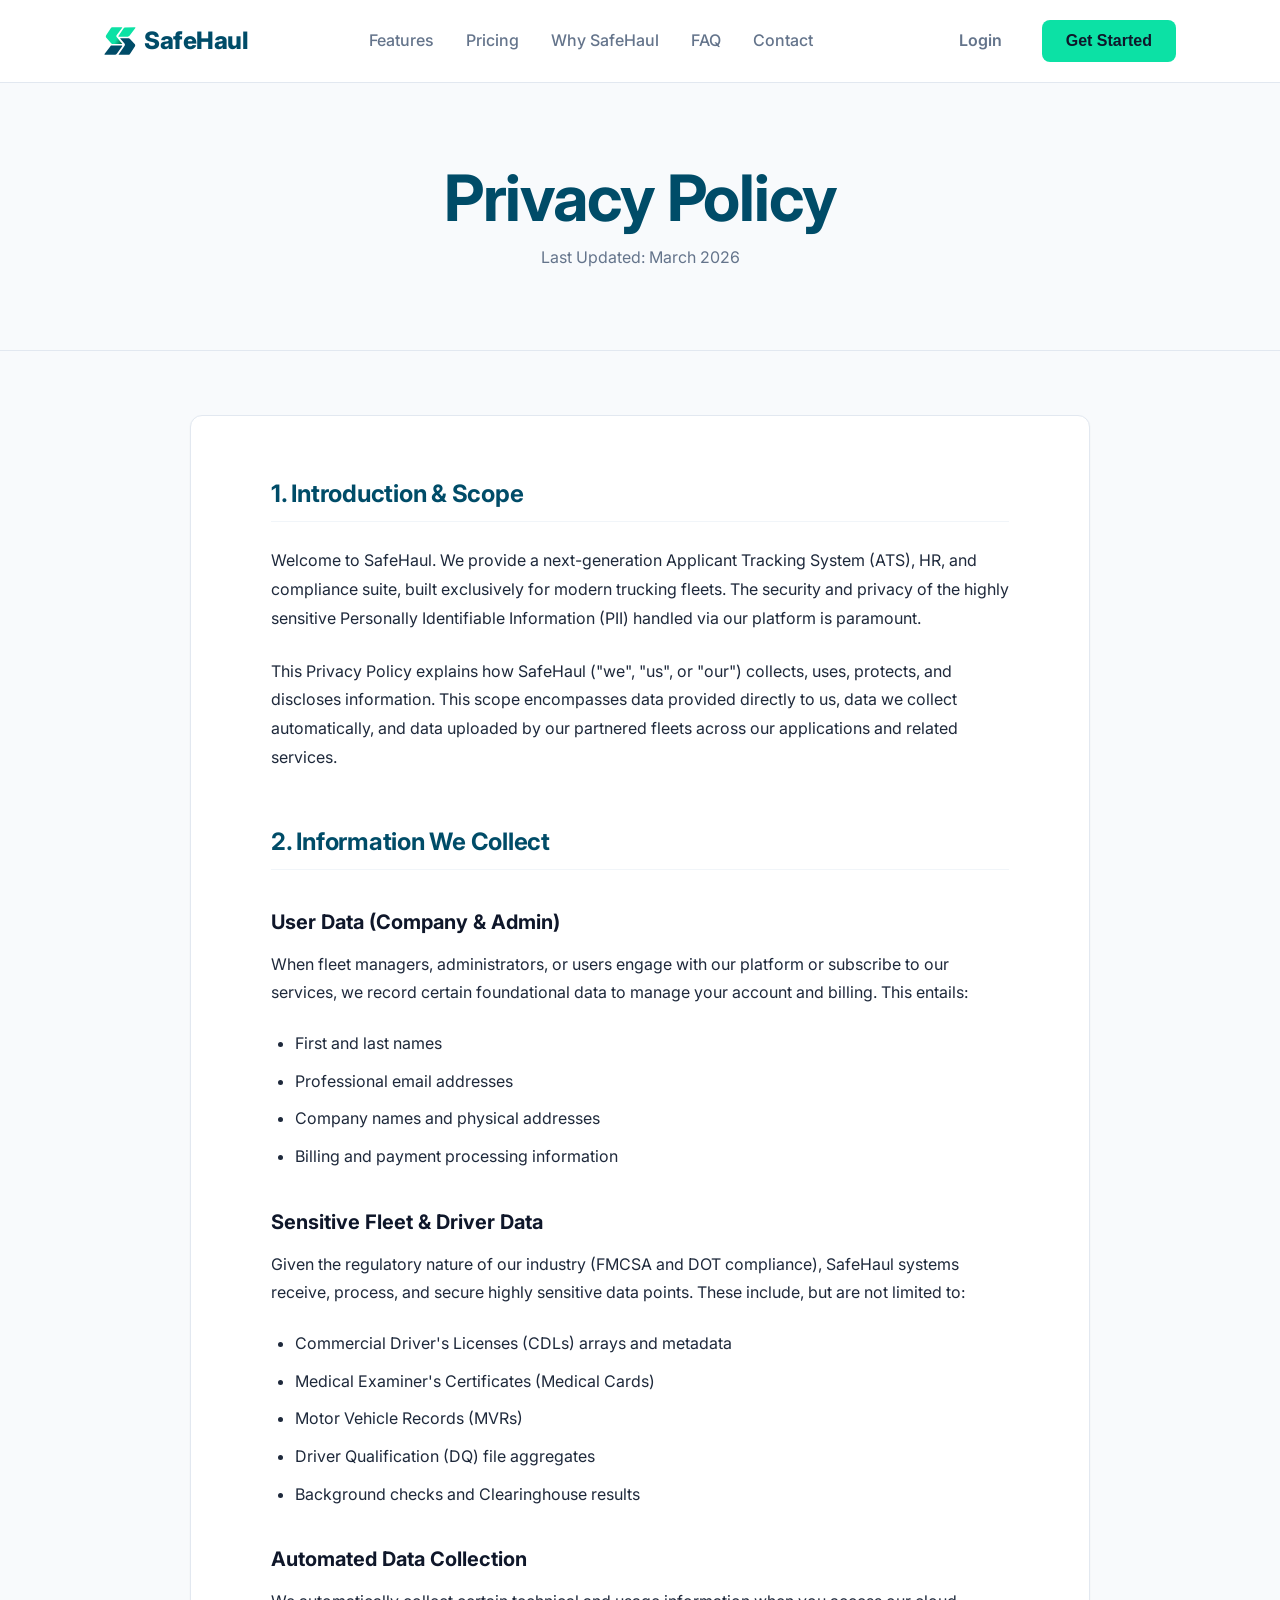
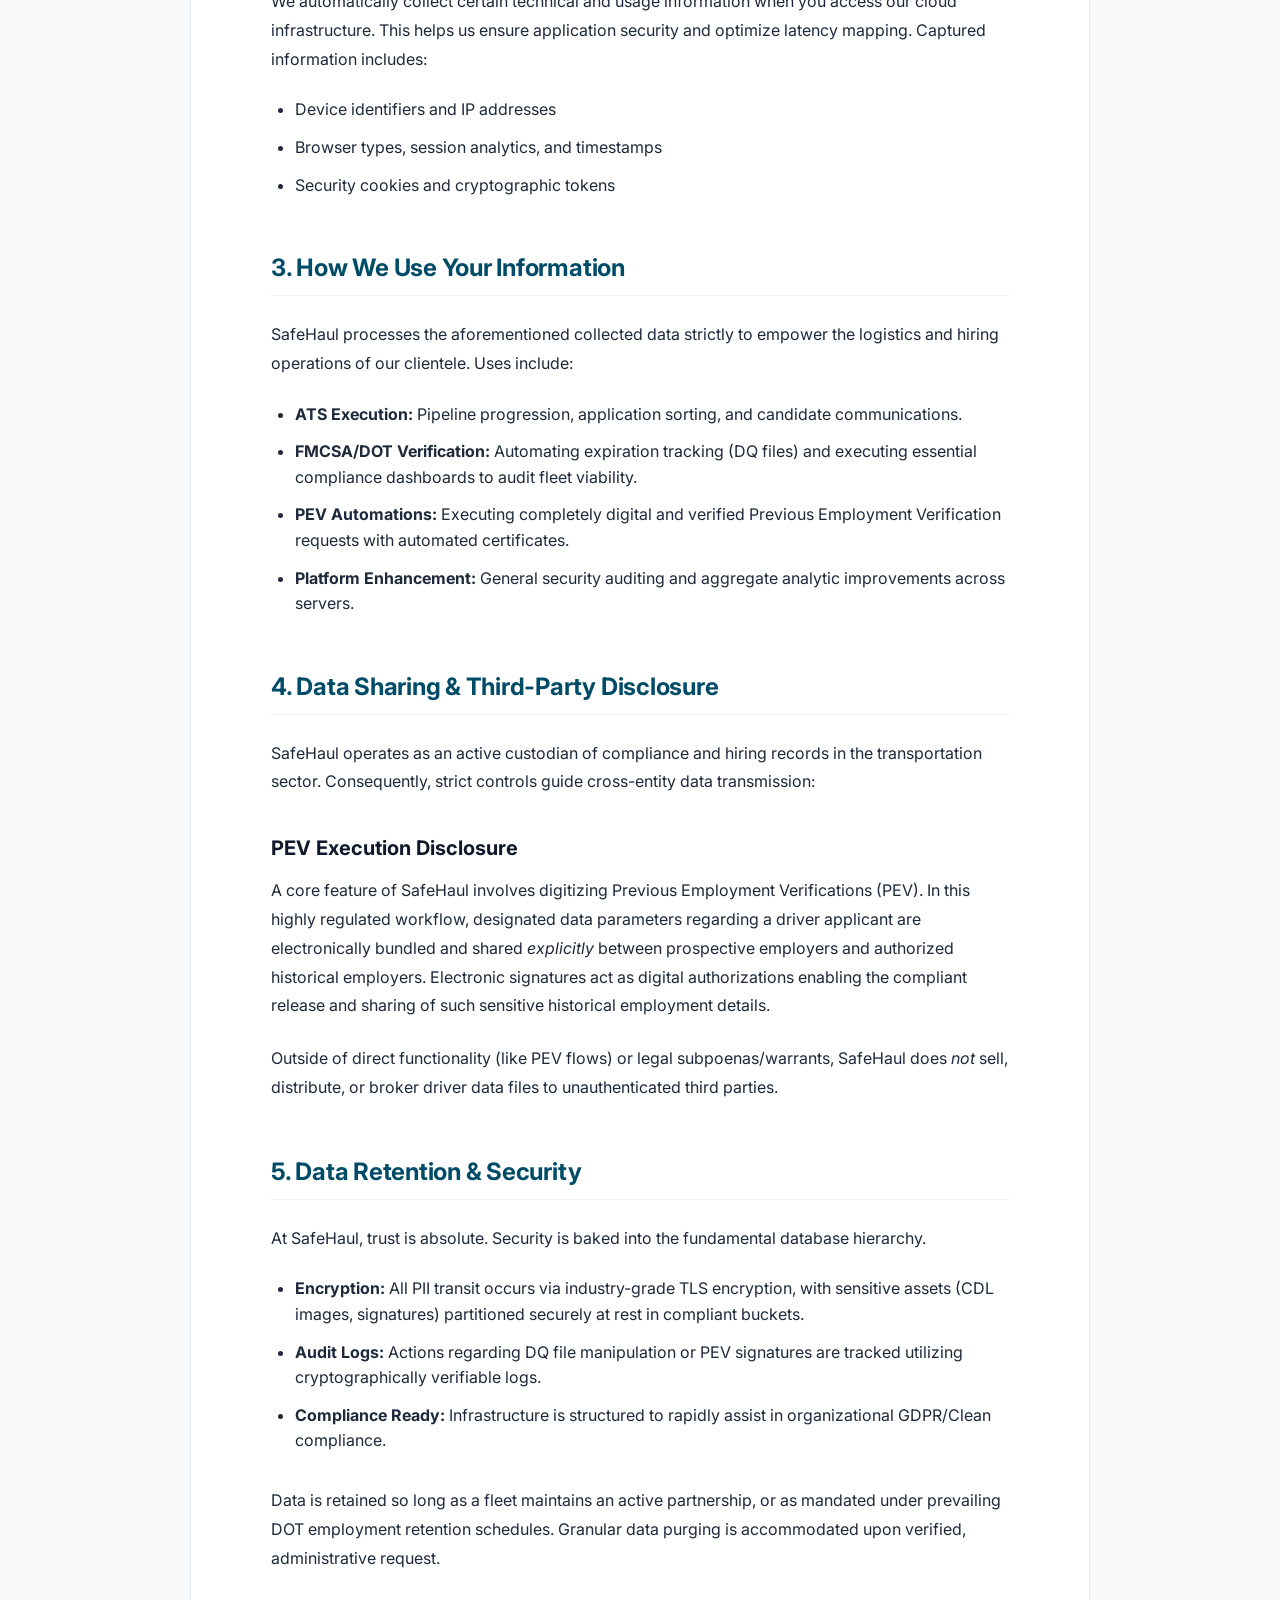
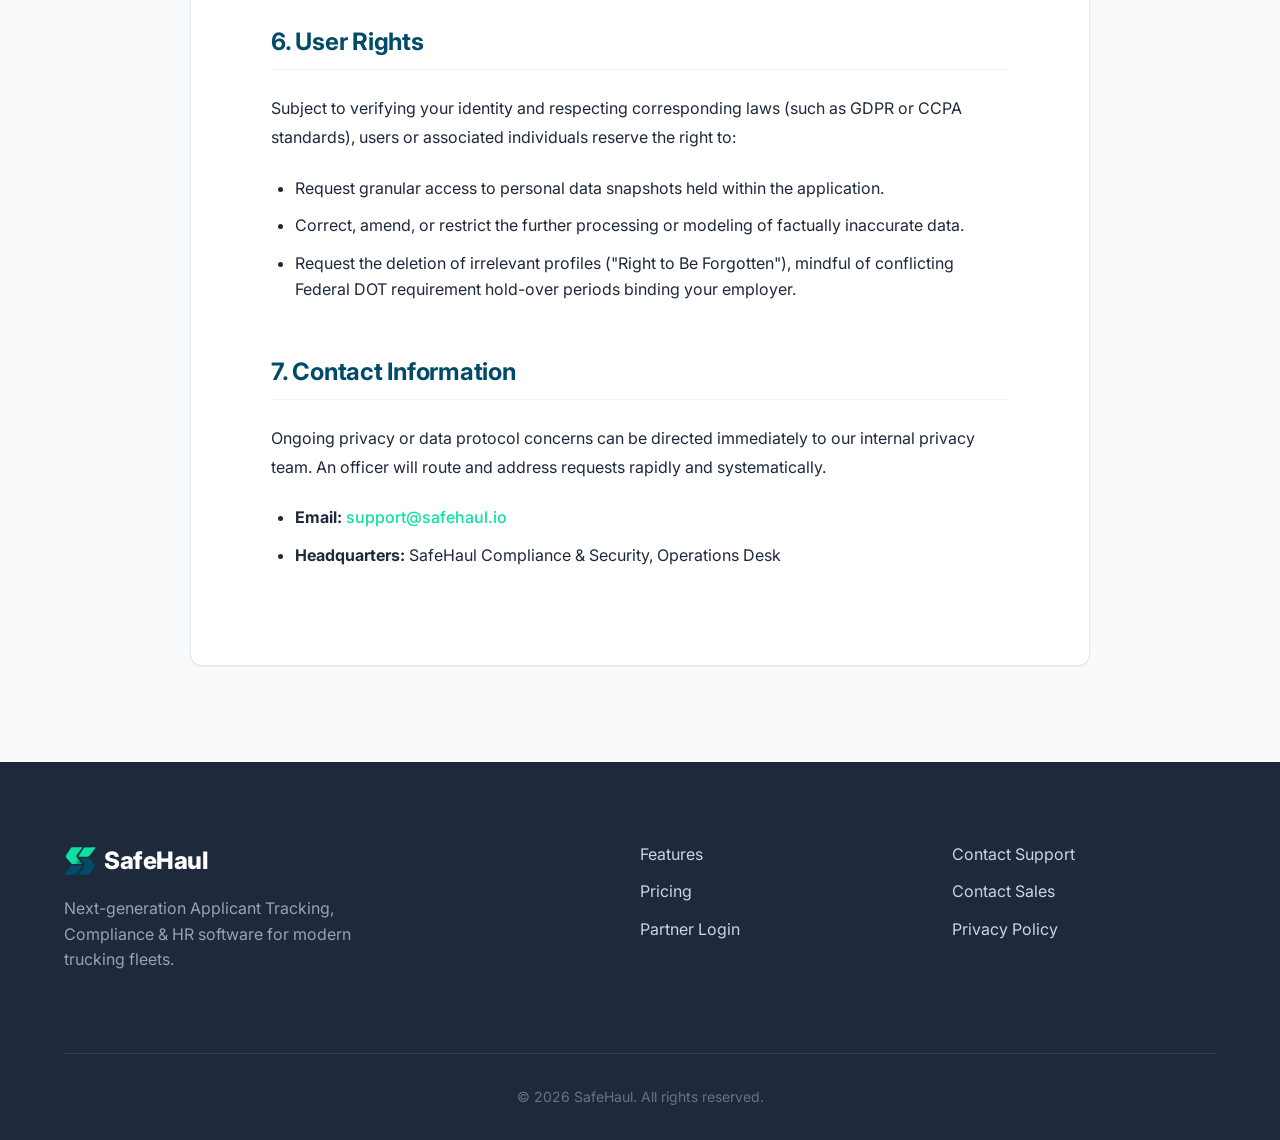
<file: privacy.html>
<!DOCTYPE html>
<html lang="en">

<head>
    <meta charset="UTF-8">
    <meta name="viewport" content="width=device-width, initial-scale=1.0">
    <title>Privacy Policy - SafeHaul</title>
    <meta name="description"
        content="Privacy Policy for SafeHaul - Next-generation ATS and trucking HR/compliance suite. Read our data handling, security, and PEV disclosure policies.">

    <!-- Open Graph / Meta Tags for Social Sharing -->
    <meta property="og:title" content="Privacy Policy - SafeHaul">
    <meta property="og:description"
        content="SafeHaul Privacy Policy. We take the security and privacy of driver data incredibly seriously.">
    <meta property="og:type" content="website">
    <meta property="og:url" content="https://safehaul.io/privacy.html">
    <meta property="og:image" content="https://safehaul.io/assets/images/logo.svg">

    <!-- Favicon -->
    <link rel="icon" type="image/svg+xml" href="assets/images/logo.svg">

    <!-- Fonts -->
    <link rel="preconnect" href="https://fonts.googleapis.com">
    <link rel="preconnect" href="https://fonts.gstatic.com" crossorigin>
    <link href="https://fonts.googleapis.com/css2?family=Inter:wght@400;500;600;700;800&display=swap" rel="stylesheet">

    <!-- Stylesheet -->
    <link rel="stylesheet" href="assets/css/styles.css?v=5">
</head>

<body>

    <!-- NAVIGATION -->
    <nav id="navbar" class="navbar">
        <div class="nav-container">
            <a href="index.html" class="logo-link">
                <img src="assets/images/logo.svg" alt="SafeHaul Logo" class="logo" width="32" height="32">
                <span class="logo-text">SafeHaul</span>
            </a>

            <div class="nav-links" id="navLinks">
                <a href="index.html#features" class="nav-link">Features</a>
                <a href="index.html#pricing" class="nav-link">Pricing</a>
                <a href="index.html#why-safehaul" class="nav-link">Why SafeHaul</a>
                <a href="index.html#faq" class="nav-link">FAQ</a>
                <a href="#footer" class="nav-link">Contact</a>
            </div>

            <div class="nav-cta">
                <a href="https://app.safehaul.io" class="btn btn-ghost" target="_blank" rel="noopener">Login</a>
                <button class="btn btn-primary js-open-lead-modal">Get Started</button>
            </div>

            <button class="mobile-menu-toggle" aria-label="Toggle menu" id="mobileMenuToggle">
                <span></span><span></span><span></span>
            </button>
        </div>
    </nav>

    <!-- PRIVACY HERO SECTION -->
    <header class="privacy-hero">
        <div class="container">
            <h1>Privacy Policy</h1>
            <p>Last Updated: March 2026</p>
        </div>
    </header>

    <!-- MAIN PRIVACY CONTENT -->
    <main class="policy-section">
        <article class="policy-content container">

            <section>
                <h2>1. Introduction & Scope</h2>
                <p>Welcome to SafeHaul. We provide a next-generation Applicant Tracking System (ATS), HR, and compliance
                    suite, built exclusively for modern trucking fleets. The security and privacy of the highly
                    sensitive Personally Identifiable Information (PII) handled via our platform is paramount.</p>
                <p>This Privacy Policy explains how SafeHaul ("we", "us", or "our") collects, uses, protects, and
                    discloses information. This scope encompasses data provided directly to us, data we collect
                    automatically, and data uploaded by our partnered fleets across our applications and related
                    services.</p>
            </section>

            <section>
                <h2>2. Information We Collect</h2>

                <h3>User Data (Company & Admin)</h3>
                <p>When fleet managers, administrators, or users engage with our platform or subscribe to our services,
                    we record certain foundational data to manage your account and billing. This entails:</p>
                <ul>
                    <li>First and last names</li>
                    <li>Professional email addresses</li>
                    <li>Company names and physical addresses</li>
                    <li>Billing and payment processing information</li>
                </ul>

                <h3>Sensitive Fleet & Driver Data</h3>
                <p>Given the regulatory nature of our industry (FMCSA and DOT compliance), SafeHaul systems receive,
                    process, and secure highly sensitive data points. These include, but are not limited to:</p>
                <ul>
                    <li>Commercial Driver's Licenses (CDLs) arrays and metadata</li>
                    <li>Medical Examiner's Certificates (Medical Cards)</li>
                    <li>Motor Vehicle Records (MVRs)</li>
                    <li>Driver Qualification (DQ) file aggregates</li>
                    <li>Background checks and Clearinghouse results</li>
                </ul>

                <h3>Automated Data Collection</h3>
                <p>We automatically collect certain technical and usage information when you access our cloud
                    infrastructure. This helps us ensure application security and optimize latency mapping. Captured
                    information includes:</p>
                <ul>
                    <li>Device identifiers and IP addresses</li>
                    <li>Browser types, session analytics, and timestamps</li>
                    <li>Security cookies and cryptographic tokens</li>
                </ul>
            </section>

            <section>
                <h2>3. How We Use Your Information</h2>
                <p>SafeHaul processes the aforementioned collected data strictly to empower the logistics and hiring
                    operations of our clientele. Uses include:</p>
                <ul>
                    <li><strong>ATS Execution:</strong> Pipeline progression, application sorting, and candidate
                        communications.</li>
                    <li><strong>FMCSA/DOT Verification:</strong> Automating expiration tracking (DQ files) and executing
                        essential compliance dashboards to audit fleet viability.</li>
                    <li><strong>PEV Automations:</strong> Executing completely digital and verified Previous Employment
                        Verification requests with automated certificates.</li>
                    <li><strong>Platform Enhancement:</strong> General security auditing and aggregate analytic
                        improvements across servers.</li>
                </ul>
            </section>

            <section>
                <h2>4. Data Sharing & Third-Party Disclosure</h2>
                <p>SafeHaul operates as an active custodian of compliance and hiring records in the transportation
                    sector. Consequently, strict controls guide cross-entity data transmission:</p>
                <h3>PEV Execution Disclosure</h3>
                <p>A core feature of SafeHaul involves digitizing Previous Employment Verifications (PEV). In this
                    highly regulated workflow, designated data parameters regarding a driver applicant are
                    electronically bundled and shared <em>explicitly</em> between prospective employers and authorized
                    historical employers. Electronic signatures act as digital authorizations enabling the compliant
                    release and sharing of such sensitive historical employment details.</p>
                <p>Outside of direct functionality (like PEV flows) or legal subpoenas/warrants, SafeHaul does
                    <em>not</em> sell, distribute, or broker driver data files to unauthenticated third parties.
                </p>
            </section>

            <section>
                <h2>5. Data Retention & Security</h2>
                <p>At SafeHaul, trust is absolute. Security is baked into the fundamental database hierarchy.</p>
                <ul>
                    <li><strong>Encryption:</strong> All PII transit occurs via industry-grade TLS encryption, with
                        sensitive assets (CDL images, signatures) partitioned securely at rest in compliant buckets.
                    </li>
                    <li><strong>Audit Logs:</strong> Actions regarding DQ file manipulation or PEV signatures are
                        tracked utilizing cryptographically verifiable logs.</li>
                    <li><strong>Compliance Ready:</strong> Infrastructure is structured to rapidly assist in
                        organizational GDPR/Clean compliance.</li>
                </ul>
                <p>Data is retained so long as a fleet maintains an active partnership, or as mandated under prevailing
                    DOT employment retention schedules. Granular data purging is accommodated upon verified,
                    administrative request.</p>
            </section>

            <section>
                <h2>6. User Rights</h2>
                <p>Subject to verifying your identity and respecting corresponding laws (such as GDPR or CCPA
                    standards), users or associated individuals reserve the right to:</p>
                <ul>
                    <li>Request granular access to personal data snapshots held within the application.</li>
                    <li>Correct, amend, or restrict the further processing or modeling of factually inaccurate data.
                    </li>
                    <li>Request the deletion of irrelevant profiles ("Right to Be Forgotten"), mindful of conflicting
                        Federal DOT requirement hold-over periods binding your employer.</li>
                </ul>
            </section>

            <section>
                <h2>7. Contact Information</h2>
                <p>Ongoing privacy or data protocol concerns can be directed immediately to our internal privacy team.
                    An officer will route and address requests rapidly and systematically.</p>
                <ul>
                    <li><strong>Email:</strong> <a href="mailto:support@safehaul.io">support@safehaul.io</a></li>
                    <li><strong>Headquarters:</strong> SafeHaul Compliance & Security, Operations Desk</li>
                </ul>
            </section>

        </article>
    </main>

    <!-- FOOTER -->
    <footer id="footer" class="footer-section">
        <div class="footer-grid">
            <div class="footer-brand">
                <div style="display: flex; align-items: center; gap: 8px; margin-bottom: 1rem;">
                    <img src="assets/images/logo.svg" alt="SafeHaul Logo" class="footer-logo" width="32" height="32">
                    <span class="logo-text" style="margin-bottom: 0;">SafeHaul</span>
                </div>
                <p>Next-generation Applicant Tracking, Compliance & HR software for modern trucking fleets.</p>
            </div>
            <div class="footer-links">
                <a href="index.html#features">Features</a>
                <a href="index.html#pricing">Pricing</a>
                <a href="https://app.safehaul.io" target="_blank">Partner Login</a>
            </div>
            <div class="footer-contact">
                <a href="mailto:info@safehaul.io">Contact Support</a>
                <a href="javascript:void(0)" class="js-open-lead-modal">Contact Sales</a>
                <a href="#">Privacy Policy</a>
            </div>
        </div>
        <div class="footer-bottom">
            <p>&copy; 2026 SafeHaul. All rights reserved.</p>
        </div>
    </footer>

    <!-- SHORT-FORM MODAL -->
    <div id="leadModal" class="modal-overlay">
        <div class="modal-container">
            <button class="modal-close" id="closeModal" aria-label="Close modal">&times;</button>
            <div class="modal-header">
                <h3>Get Started with SafeHaul</h3>
                <p>Fill out the form below and our sales team will be in touch.</p>
            </div>
            <form id="leadForm" class="modal-form">
                <div class="form-group">
                    <label for="fullName">Full Name</label>
                    <input type="text" id="fullName" name="fullName" placeholder="Jane Doe" required>
                </div>
                <div class="form-group">
                    <label for="workEmail">Work Email</label>
                    <input type="email" id="workEmail" name="workEmail" placeholder="jane@company.com" required>
                </div>
                <div class="form-row">
                    <div class="form-group">
                        <label for="companyName">Company Name</label>
                        <input type="text" id="companyName" name="companyName" placeholder="Logistics Inc." required>
                    </div>
                    <div class="form-group">
                        <label for="companySize">Company Size</label>
                        <select id="companySize" name="companySize" required>
                            <option value="" disabled selected>Select size</option>
                            <option value="1-10">1-10 drivers</option>
                            <option value="11-50">11-50 drivers</option>
                            <option value="51-200">51-200 drivers</option>
                            <option value="201+">201+ drivers</option>
                        </select>
                    </div>
                </div>
                <div class="form-group">
                    <label for="phone">Phone Number (Optional)</label>
                    <input type="tel" id="phone" name="phone" placeholder="+1 (555) 000-0000">
                </div>
                <div class="form-group">
                    <label for="primaryGoal">Primary Goal</label>
                    <select id="primaryGoal" name="primaryGoal" required>
                        <option value="" disabled selected>What are you looking for?</option>
                        <option value="ATS">ATS & Application Management</option>
                        <option value="Compliance">DQ Compliance & Auditing</option>
                        <option value="E-Docs">E-Signature / DocuSign Alternative</option>
                        <option value="PEV">PEV Tracking</option>
                        <option value="Other">Other</option>
                    </select>
                </div>
                <button type="submit" class="btn btn-primary btn-block btn-lg">Request Access</button>
                <div id="formStatus" class="form-status"></div>
            </form>

            <div id="successMessage" class="modal-success" style="display: none;">
                <div class="success-icon">✅</div>
                <h3>Request Sent!</h3>
                <p>Thank you. Our sales team will reach out to schedule a platform walkthrough.</p>
                <button type="button" class="btn btn-outline btn-block" id="successClose">Close Window</button>
            </div>
        </div>
    </div>

    <!-- JS -->
    <script src="assets/js/main.js"></script>
</body>

</html>
</file>
<file: assets/css/styles.css>
/* 
 * SafeHaul Enterprise Landing Page Styles 
 * minimalist-yet-premium, sales-focused 
 */

:root {
    /* Brand Colors */
    --primary: #0CE1A5;
    --primary-hover: #0ad39b;
    --deep-blue: #004C68;
    --deep-blue-light: #005a7acc;

    /* Neutrals */
    --white: #ffffff;
    --gray-50: #f8fafc;
    --gray-100: #f1f5f9;
    --gray-200: #e2e8f0;
    --gray-300: #cbd5e1;
    --gray-400: #94a3b8;
    --gray-500: #64748b;
    --gray-800: #1e293b;
    --black: #0f172a;

    /* Typography */
    --font-family: 'Inter', system-ui, -apple-system, sans-serif;
    --font-size-base: 16px;

    /* Layout & Shadows */
    --max-width: 1200px;
    --border-radius: 12px;
    --shadow-sm: 0 1px 2px 0 rgba(0, 0, 0, 0.05);
    --shadow-md: 0 4px 6px -1px rgba(0, 0, 0, 0.1), 0 2px 4px -1px rgba(0, 0, 0, 0.06);
    --shadow-lg: 0 10px 15px -3px rgba(0, 0, 0, 0.1), 0 4px 6px -2px rgba(0, 0, 0, 0.05);

    /* Transitions */
    --transition-fast: 0.2s ease;
    --transition-normal: 0.3s ease;
}

/* ========================================= */
/* RESET & BASE                              */
/* ========================================= */
* {
    margin: 0;
    padding: 0;
    box-sizing: border-box;
}

html {
    font-size: var(--font-size-base);
    scroll-behavior: smooth;
}

body {
    font-family: var(--font-family);
    color: var(--gray-800);
    background-color: var(--gray-50);
    line-height: 1.6;
    -webkit-font-smoothing: antialiased;
}

a {
    text-decoration: none;
    color: inherit;
    transition: color var(--transition-fast);
}

ul {
    list-style: none;
}

/* ========================================= */
/* TYPOGRAPHY                                */
/* ========================================= */
h1,
h2,
h3,
h4,
h5 {
    font-weight: 700;
    line-height: 1.2;
    color: var(--black);
    margin-bottom: 1rem;
}

h1 {
    font-size: clamp(2.5rem, 5vw, 4rem);
    letter-spacing: -0.02em;
}

h2 {
    font-size: clamp(2rem, 4vw, 3rem);
    letter-spacing: -0.01em;
}

h3 {
    font-size: 1.5rem;
}

p {
    margin-bottom: 1rem;
    color: var(--gray-500);
}

/* ========================================= */
/* UTILITIES & COMPONENTS                    */
/* ========================================= */
.container {
    width: 100%;
    max-width: var(--max-width);
    margin: 0 auto;
    padding: 0 5%;
}

.section-title {
    text-align: center;
    margin-bottom: 4rem;
    max-width: 800px;
    margin-left: auto;
    margin-right: auto;
    padding: 0 20px;
}

.section-title h2 {
    color: var(--deep-blue);
}

.bg-light {
    background-color: var(--gray-100);
}

/* Buttons */
.btn {
    display: inline-flex;
    align-items: center;
    justify-content: center;
    padding: 0.75rem 1.5rem;
    font-weight: 600;
    font-size: 1rem;
    border-radius: 8px;
    cursor: pointer;
    border: none;
    transition: all var(--transition-fast);
}

.btn-primary {
    background-color: var(--primary);
    color: var(--black);
}

.btn-primary:hover {
    background-color: var(--primary-hover);
    transform: translateY(-2px);
    box-shadow: var(--shadow-md);
}

.btn-outline {
    background-color: transparent;
    color: var(--deep-blue);
    border: 2px solid var(--gray-300);
}

.btn-outline:hover {
    border-color: var(--deep-blue);
    color: var(--deep-blue);
}

.btn-ghost {
    background-color: transparent;
    color: var(--gray-500);
}

.btn-ghost:hover {
    color: var(--primary);
}

.btn-lg {
    padding: 1rem 2rem;
    font-size: 1.125rem;
}

.btn-block {
    width: 100%;
    display: flex;
}

/* ========================================= */
/* NAVIGATION                                */
/* ========================================= */
.navbar {
    position: fixed;
    top: 0;
    left: 0;
    width: 100%;
    background: rgba(255, 255, 255, 0.9);
    backdrop-filter: blur(10px);
    z-index: 1000;
    border-bottom: 1px solid var(--gray-200);
    transition: all var(--transition-normal);
}

.nav-container {
    max-width: var(--max-width);
    margin: 0 auto;
    padding: 1rem 5%;
    display: flex;
    justify-content: space-between;
    align-items: center;
}

.logo-link {
    display: flex;
    align-items: center;
    gap: 0.5rem;
    color: var(--deep-blue);
}

.logo-text {
    font-size: 1.5rem;
    font-weight: 800;
    letter-spacing: -0.02em;
}

.nav-links {
    display: flex;
    gap: 2rem;
    align-items: center;
}

.nav-link {
    font-weight: 500;
    color: var(--gray-500);
}

.nav-link:hover {
    color: var(--deep-blue);
}

.nav-cta {
    display: flex;
    gap: 1rem;
    align-items: center;
}

.mobile-menu-toggle {
    display: none;
    background: none;
    border: none;
    cursor: pointer;
    padding: 0.5rem;
}

.mobile-menu-toggle span {
    display: block;
    width: 24px;
    height: 2px;
    background-color: var(--black);
    margin: 5px 0;
    transition: 0.3s;
}

.mobile-menu-toggle.active span:nth-child(1) {
    transform: rotate(-45deg) translate(-5px, 5px);
}

.mobile-menu-toggle.active span:nth-child(2) {
    opacity: 0;
}

.mobile-menu-toggle.active span:nth-child(3) {
    transform: rotate(45deg) translate(-5px, -5px);
}

/* Mobile Nav Styles */
@media (max-width: 768px) {
    .nav-links {
        position: absolute;
        top: 100%;
        left: 0;
        width: 100%;
        background: var(--white);
        flex-direction: column;
        padding: 0;
        box-shadow: 0 4px 6px rgba(0, 0, 0, 0.1);
        max-height: 0;
        overflow: hidden;
        transition: max-height var(--transition-normal), padding var(--transition-normal);
        gap: 0;
    }

    .nav-links.active {
        max-height: 400px;
        padding: 1rem 0;
    }

    .nav-link {
        padding: 1rem 5%;
        width: 100%;
        display: block;
        border-bottom: 1px solid var(--gray-100);
    }

    .nav-link:last-child {
        border-bottom: none;
    }

    .mobile-menu-toggle {
        display: block;
    }

    .nav-cta {
        display: none;
        /* Can decide to show/hide generic nav CTA on mobile later, standard practice is hide */
    }
}

/* ========================================= */
/* HERO SECTION                              */
/* ========================================= */
.hero {
    padding: 10rem 5% 5rem;
    min-height: 100vh;
    display: flex;
    flex-direction: column;
    justify-content: center;
    align-items: center;
    text-align: center;
    position: relative;
    overflow: hidden;
    background: linear-gradient(135deg, var(--gray-50) 0%, var(--gray-100) 100%);
}

.hero-bg {
    position: absolute;
    top: -50%;
    left: -10%;
    width: 120%;
    height: 100%;
    background: radial-gradient(circle at center, rgba(12, 225, 165, 0.1) 0%, transparent 60%);
    z-index: 0;
}

.hero-content {
    position: relative;
    z-index: 1;
    max-width: 900px;
    margin: 0 auto;
}

.hero-subtitle {
    font-size: 1.25rem;
    color: var(--gray-500);
    margin-bottom: 2.5rem;
    max-width: 700px;
    margin-left: auto;
    margin-right: auto;
}

.hero-buttons {
    display: flex;
    justify-content: center;
    gap: 1rem;
    margin-bottom: 4rem;
}

.hero-visual {
    position: relative;
    max-width: 100%;
    margin: 0 auto;
    border-radius: 12px;
    overflow: hidden;
    box-shadow: var(--shadow-lg);
    display: flex;
}

.glass-overlay {
    position: absolute;
    top: 0;
    left: 0;
    right: 0;
    bottom: 0;
    background: linear-gradient(to bottom, rgba(255, 255, 255, 0.1) 0%, rgba(255, 255, 255, 0) 100%);
    pointer-events: none;
    z-index: 2;
}

.screenshot {
    width: 100%;
    display: block;
    border-radius: 8px;
}

/* ========================================= */
/* FEATURES SECTION                          */
/* ========================================= */
.features-section {
    padding: 6rem 5%;
    background: var(--white);
}

.features-grid {
    display: grid;
    grid-template-columns: repeat(auto-fit, minmax(320px, 1fr));
    gap: 2rem;
    max-width: var(--max-width);
    margin: 0 auto;
}

.feature-card {
    padding: 2.5rem;
    background: var(--gray-50);
    border-radius: var(--border-radius);
    border: 1px solid var(--gray-100);
    transition: transform var(--transition-normal), box-shadow var(--transition-normal);
    display: flex;
    flex-direction: column;
}

.feature-card:hover {
    transform: translateY(-5px);
    box-shadow: var(--shadow-md);
}

.feature-icon {
    width: 48px;
    height: 48px;
    background-color: rgba(12, 225, 165, 0.1);
    color: var(--primary);
    border-radius: 8px;
    display: flex;
    align-items: center;
    justify-content: center;
    margin-bottom: 1.5rem;
    font-size: 1.5rem;
}

.feature-card h3 {
    font-size: 1.25rem;
    color: var(--deep-blue);
    margin-bottom: 1rem;
}

.feature-img {
    margin-top: auto;
    width: 100%;
    border-radius: 6px;
    border: 1px solid var(--gray-200);
    box-shadow: var(--shadow-sm);
    max-height: 180px;
    object-fit: cover;
    object-position: top;
}

/* ========================================= */
/* COMPARE / WHY SAFEHAUL                    */
/* ========================================= */
.compare-section {
    padding: 6rem 5%;
    background-color: var(--gray-50);
}

.compare-table-wrapper {
    max-width: 900px;
    margin: 0 auto 3rem;
    overflow-x: auto;
    background: var(--white);
    border-radius: var(--border-radius);
    box-shadow: var(--shadow-sm);
    border: 1px solid var(--gray-200);
}

.compare-table {
    width: 100%;
    border-collapse: collapse;
    text-align: left;
}

.compare-table th,
.compare-table td {
    padding: 1.5rem;
    border-bottom: 1px solid var(--gray-200);
}

.compare-table th {
    background-color: var(--gray-100);
    color: var(--black);
    font-weight: 600;
}

.highlight-col {
    background-color: rgba(12, 225, 165, 0.05);
    font-weight: 600;
    color: var(--deep-blue);
}

.compare-event-demo {
    max-width: 900px;
    margin: 0 auto;
    display: flex;
    justify-content: center;
    flex-wrap: wrap;
    gap: 1rem;
}

.event-badge {
    background: var(--white);
    padding: 0.75rem 1.5rem;
    border-radius: 50px;
    box-shadow: var(--shadow-sm);
    font-size: 0.875rem;
    font-weight: 500;
    display: flex;
    align-items: center;
    gap: 0.5rem;
    border: 1px solid var(--gray-200);
}

.dot {
    width: 8px;
    height: 8px;
    border-radius: 50%;
    display: inline-block;
}

.dot.green {
    background: #10b981;
}

.dot.blue {
    background: #3b82f6;
}

.dot.purple {
    background: #8b5cf6;
}

/* ========================================= */
/* PRICING                                   */
/* ========================================= */
.pricing-section {
    padding: 6rem 5%;
}

.pricing-cards {
    display: flex;
    gap: 2rem;
    justify-content: center;
    max-width: var(--max-width);
    margin: 0 auto 2rem;
    flex-wrap: wrap;
}

.price-card {
    background: var(--white);
    border-radius: var(--border-radius);
    padding: 3rem 2.5rem;
    flex: 1;
    max-width: 450px;
    border: 1px solid var(--gray-200);
    box-shadow: var(--shadow-sm);
    display: flex;
    flex-direction: column;
    position: relative;
}

.price-card.premium {
    border-color: var(--primary);
    box-shadow: 0 0 0 2px rgba(12, 225, 165, 0.2), var(--shadow-md);
    transform: translateY(-10px);
}

.badge {
    position: absolute;
    top: -12px;
    left: 50%;
    transform: translateX(-50%);
    background-color: var(--primary);
    color: var(--black);
    padding: 4px 12px;
    border-radius: 20px;
    font-size: 0.75rem;
    font-weight: 700;
    text-transform: uppercase;
}

.price {
    margin: 1.5rem 0;
    display: flex;
    align-items: baseline;
}

.currency {
    font-size: 1.5rem;
    font-weight: 600;
}

.amount {
    font-size: 3rem;
    font-weight: 800;
    color: var(--black);
    line-height: 1;
}

.period {
    color: var(--gray-500);
    margin-left: 0.25rem;
}

.plan-desc {
    font-size: 0.95rem;
    margin-bottom: 2rem;
    min-height: 48px;
}

.plan-features {
    margin-bottom: 2.5rem;
    flex: 1;
}

.plan-features li {
    margin-bottom: 1rem;
    display: flex;
    align-items: flex-start;
    gap: 0.5rem;
    color: var(--gray-800);
}

.pricing-footnote {
    text-align: center;
    font-size: 0.85rem;
    color: var(--gray-500);
    max-width: 800px;
    margin: 0 auto;
}

/* ========================================= */
/* TESTIMONIALS                              */
/* ========================================= */
.testimonials-section {
    padding: 6rem 5%;
    background: var(--deep-blue);
    color: var(--white);
}

.testimonials-section .section-title h2 {
    color: var(--white);
}

.company-logos-row {
    display: flex;
    flex-wrap: wrap;
    align-items: center;
    justify-content: center;
    gap: 3rem;
    max-width: var(--max-width);
    margin: 0 auto;
}

.company-logo-item {
    background: rgba(255, 255, 255, 1);
    padding: 1rem 2rem;
    border-radius: var(--border-radius);
    display: flex;
    align-items: center;
    justify-content: center;
    height: 100px;
    min-width: 200px;
    transition: transform var(--transition-normal);
}

.company-logo-item:hover {
    transform: translateY(-5px);
}

.company-logo-item img {
    max-height: 60px;
    max-width: 160px;
    object-fit: contain;
}

.tophire-logo {
    flex-direction: column;
    color: var(--deep-blue);
    text-align: center;
}

.tophire-text {
    font-family: 'Times New Roman', Times, serif;
    font-weight: 800;
    font-size: 1.5rem;
    line-height: 1;
}

.tophire-sub {
    font-size: 0.75rem;
    font-weight: 600;
    text-transform: uppercase;
    letter-spacing: 1px;
    color: var(--gray-500);
}

/* ========================================= */
/* FAQ                                       */
/* ========================================= */
.faq-section {
    padding: 6rem 5%;
    background: var(--white);
}

.faq-accordion {
    max-width: 800px;
    margin: 0 auto;
}

.faq-row {
    border-bottom: 1px solid var(--gray-200);
}

.faq-row:last-child {
    border-bottom: none;
}

.faq-question {
    padding: 1.5rem 0;
    font-size: 1.125rem;
    font-weight: 600;
    color: var(--black);
    cursor: pointer;
    display: flex;
    justify-content: space-between;
    align-items: center;
}

.faq-question:hover {
    color: var(--primary-hover);
}

.faq-answer {
    max-height: 0;
    overflow: hidden;
    transition: max-height 0.3s ease-out;
    color: var(--gray-500);
}

.faq-answer p {
    padding-bottom: 1.5rem;
}

.faq-row.active .faq-answer {
    max-height: 500px;
    /* arbitrary max height */
}

/* ========================================= */
/* FOOTER                                    */
/* ========================================= */
.footer-section {
    background: var(--gray-800);
    color: var(--white);
    padding: 5rem 5% 2rem;
}

.footer-grid {
    max-width: var(--max-width);
    margin: 0 auto;
    display: grid;
    grid-template-columns: 2fr 1fr 1fr;
    gap: 3rem;
    margin-bottom: 4rem;
}

.footer-brand .logo-text {
    color: var(--white);
    margin-bottom: 1rem;
    display: inline-block;
}

.footer-brand p {
    color: var(--gray-400);
    max-width: 300px;
}

.footer-links a,
.footer-contact a {
    display: block;
    color: var(--gray-300);
    margin-bottom: 0.75rem;
}

.footer-links a:hover,
.footer-contact a:hover {
    color: var(--primary);
}

.footer-bottom {
    max-width: var(--max-width);
    margin: 0 auto;
    border-top: 1px solid rgba(255, 255, 255, 0.1);
    padding-top: 2rem;
    display: flex;
    flex-direction: column;
    align-items: center;
    text-align: center;
    gap: 1rem;
}

.footer-bottom p {
    color: var(--gray-500);
    font-size: 0.875rem;
    margin: 0;
}

.legal-disclaimer {
    font-size: 0.75rem !important;
}

/* ========================================= */
/* MODAL OVERLAY                             */
/* ========================================= */
.modal-overlay {
    position: fixed;
    top: 0;
    left: 0;
    width: 100%;
    height: 100%;
    background: rgba(15, 23, 42, 0.8);
    backdrop-filter: blur(4px);
    z-index: 2000;
    display: flex;
    align-items: center;
    justify-content: center;
    opacity: 0;
    pointer-events: none;
    transition: opacity var(--transition-normal);
}

.modal-overlay.active {
    opacity: 1;
    pointer-events: auto;
}

.modal-container {
    background: var(--white);
    width: 100%;
    max-width: 500px;
    border-radius: var(--border-radius);
    padding: 2.5rem;
    position: relative;
    transform: translateY(20px);
    transition: transform var(--transition-normal);
    max-height: 90vh;
    overflow-y: auto;
}

.modal-overlay.active .modal-container {
    transform: translateY(0);
}

.modal-close {
    position: absolute;
    top: 1.5rem;
    right: 1.5rem;
    background: none;
    border: none;
    font-size: 1.5rem;
    color: var(--gray-500);
    cursor: pointer;
}

/* ========================================= */
/* PRIVACY POLICY PAGE                       */
/* ========================================= */
.privacy-hero {
    padding: 10rem 5% 4rem;
    background-color: var(--gray-50);
    text-align: center;
    border-bottom: 1px solid var(--gray-200);
}

.privacy-hero h1 {
    color: var(--deep-blue);
    margin-bottom: 0.5rem;
}

.privacy-hero p {
    color: var(--gray-500);
}

.policy-section {
    background-color: var(--gray-50);
}

.policy-content {
    max-width: 900px;
    margin: 4rem auto 6rem;
    background: var(--white);
    padding: 4rem 5rem;
    border-radius: var(--border-radius);
    box-shadow: var(--shadow-sm);
    border: 1px solid var(--gray-200);
}

.policy-content h2 {
    font-size: 1.5rem;
    color: var(--deep-blue);
    margin-top: 3.5rem;
    margin-bottom: 1.5rem;
    padding-bottom: 0.75rem;
    border-bottom: 1px solid var(--gray-100);
}

.policy-content section:first-of-type h2 {
    margin-top: 0;
}

.policy-content h3 {
    font-size: 1.25rem;
    color: var(--black);
    margin-top: 2.5rem;
    margin-bottom: 1rem;
}

.policy-content p {
    margin-bottom: 1.5rem;
    color: var(--gray-800);
    line-height: 1.8;
}

.policy-content ul {
    margin-bottom: 2rem;
    padding-left: 1.5rem;
}

.policy-content li {
    margin-bottom: 0.75rem;
    color: var(--gray-800);
    list-style-type: disc;
    line-height: 1.6;
}

.policy-content a {
    color: var(--primary);
    font-weight: 500;
}

.policy-content a:hover {
    color: var(--primary-hover);
    text-decoration: underline;
}

@media (max-width: 768px) {
    .policy-content {
        padding: 2.5rem 2rem;
        margin: 2rem 5% 4rem;
        width: auto;
    }
}

.modal-header p {
    font-size: 0.875rem;
    margin-bottom: 2rem;
}

.form-group {
    margin-bottom: 1.25rem;
}

.form-row {
    display: grid;
    grid-template-columns: 1fr 1fr;
    gap: 1rem;
}

label {
    display: block;
    font-size: 0.875rem;
    font-weight: 500;
    margin-bottom: 0.5rem;
    color: var(--gray-800);
}

input,
select {
    width: 100%;
    padding: 0.75rem;
    border: 1px solid var(--gray-300);
    border-radius: 6px;
    font-family: inherit;
    font-size: 0.95rem;
    transition: border-color var(--transition-fast);
}

input:focus,
select:focus {
    outline: none;
    border-color: var(--primary);
    box-shadow: 0 0 0 2px rgba(12, 225, 165, 0.1);
}

/* ========================================= */
/* MEDIA QUERIES                             */
/* ========================================= */
@media (max-width: 768px) {

    .nav-links,
    .nav-cta {
        display: none;
    }

    .mobile-menu-toggle {
        display: block;
    }

    .hero {
        padding: 8rem 5% 4rem;
    }

    .hero-buttons {
        flex-direction: column;
    }

    .footer-grid {
        grid-template-columns: 1fr;
        gap: 2rem;
    }

    .pricing-cards {
        flex-direction: column;
    }

    .price-card.premium {
        transform: translateY(0);
    }
}
</file>
